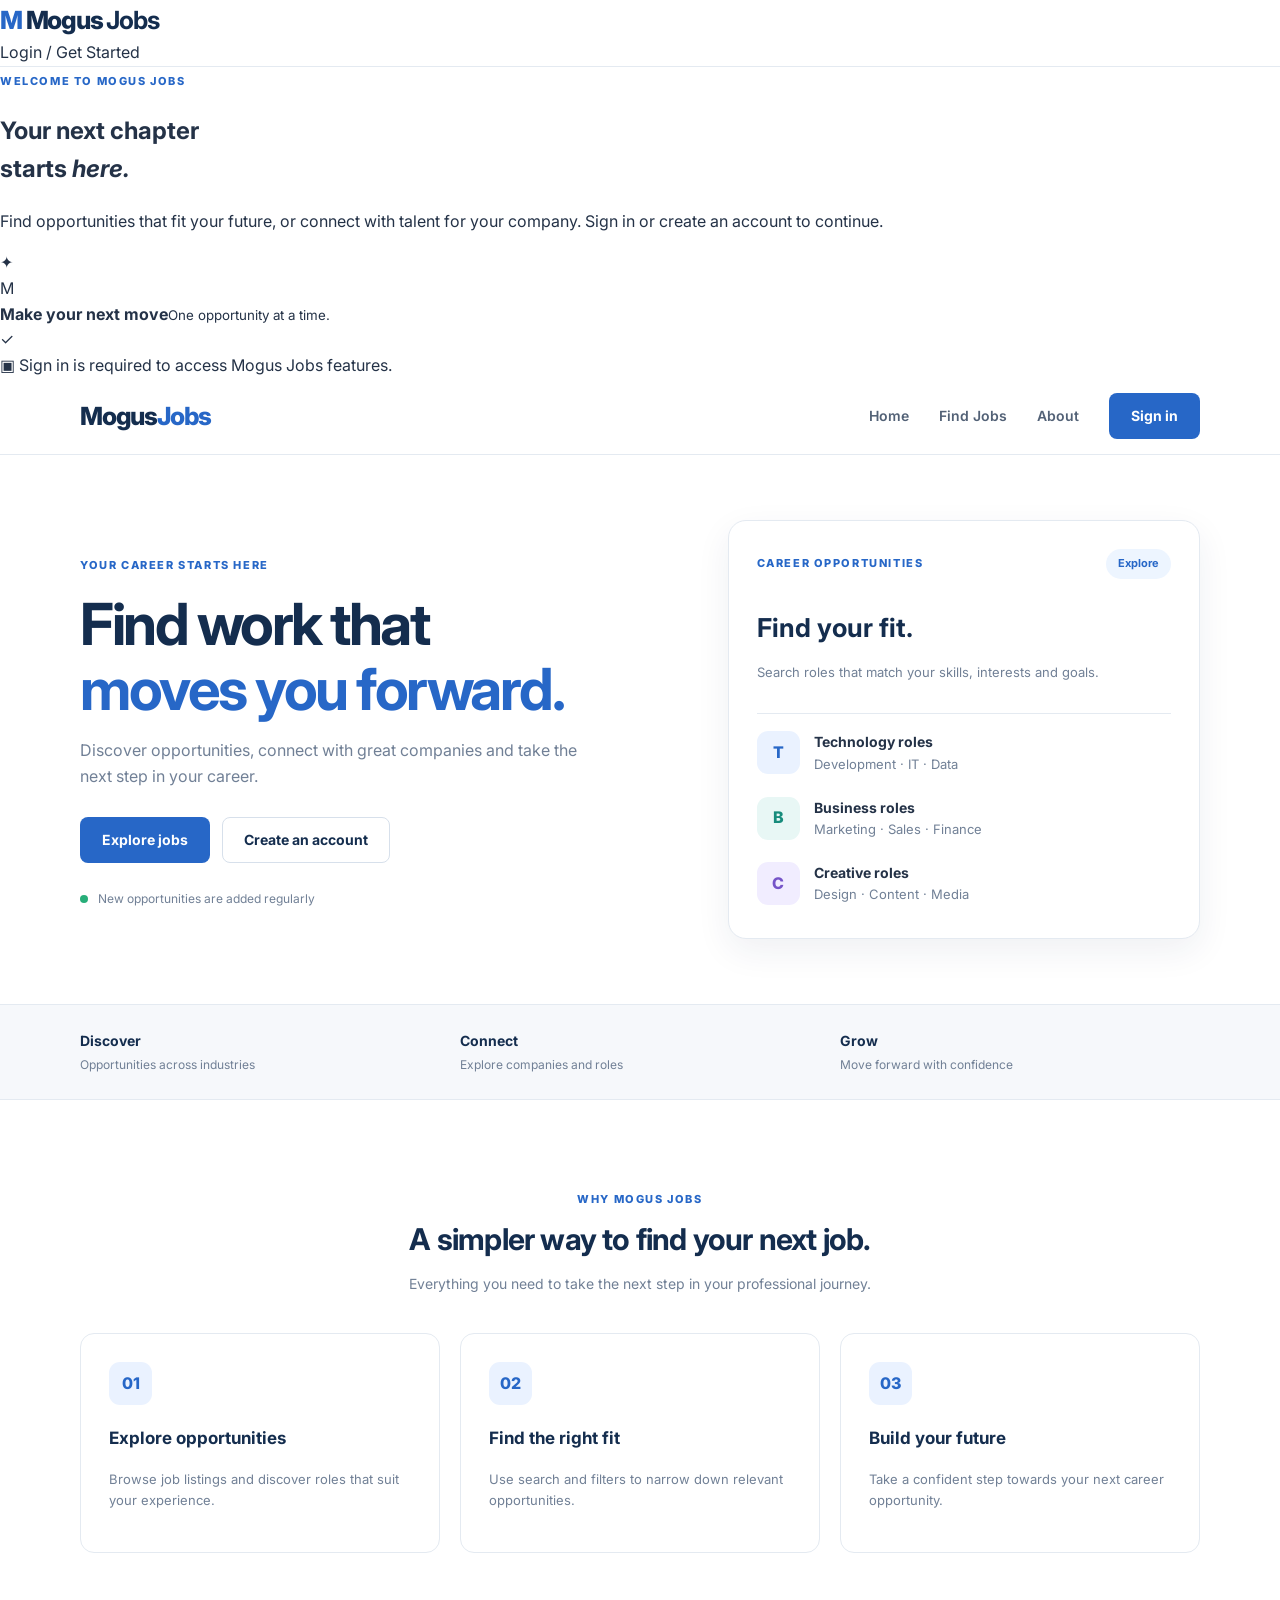
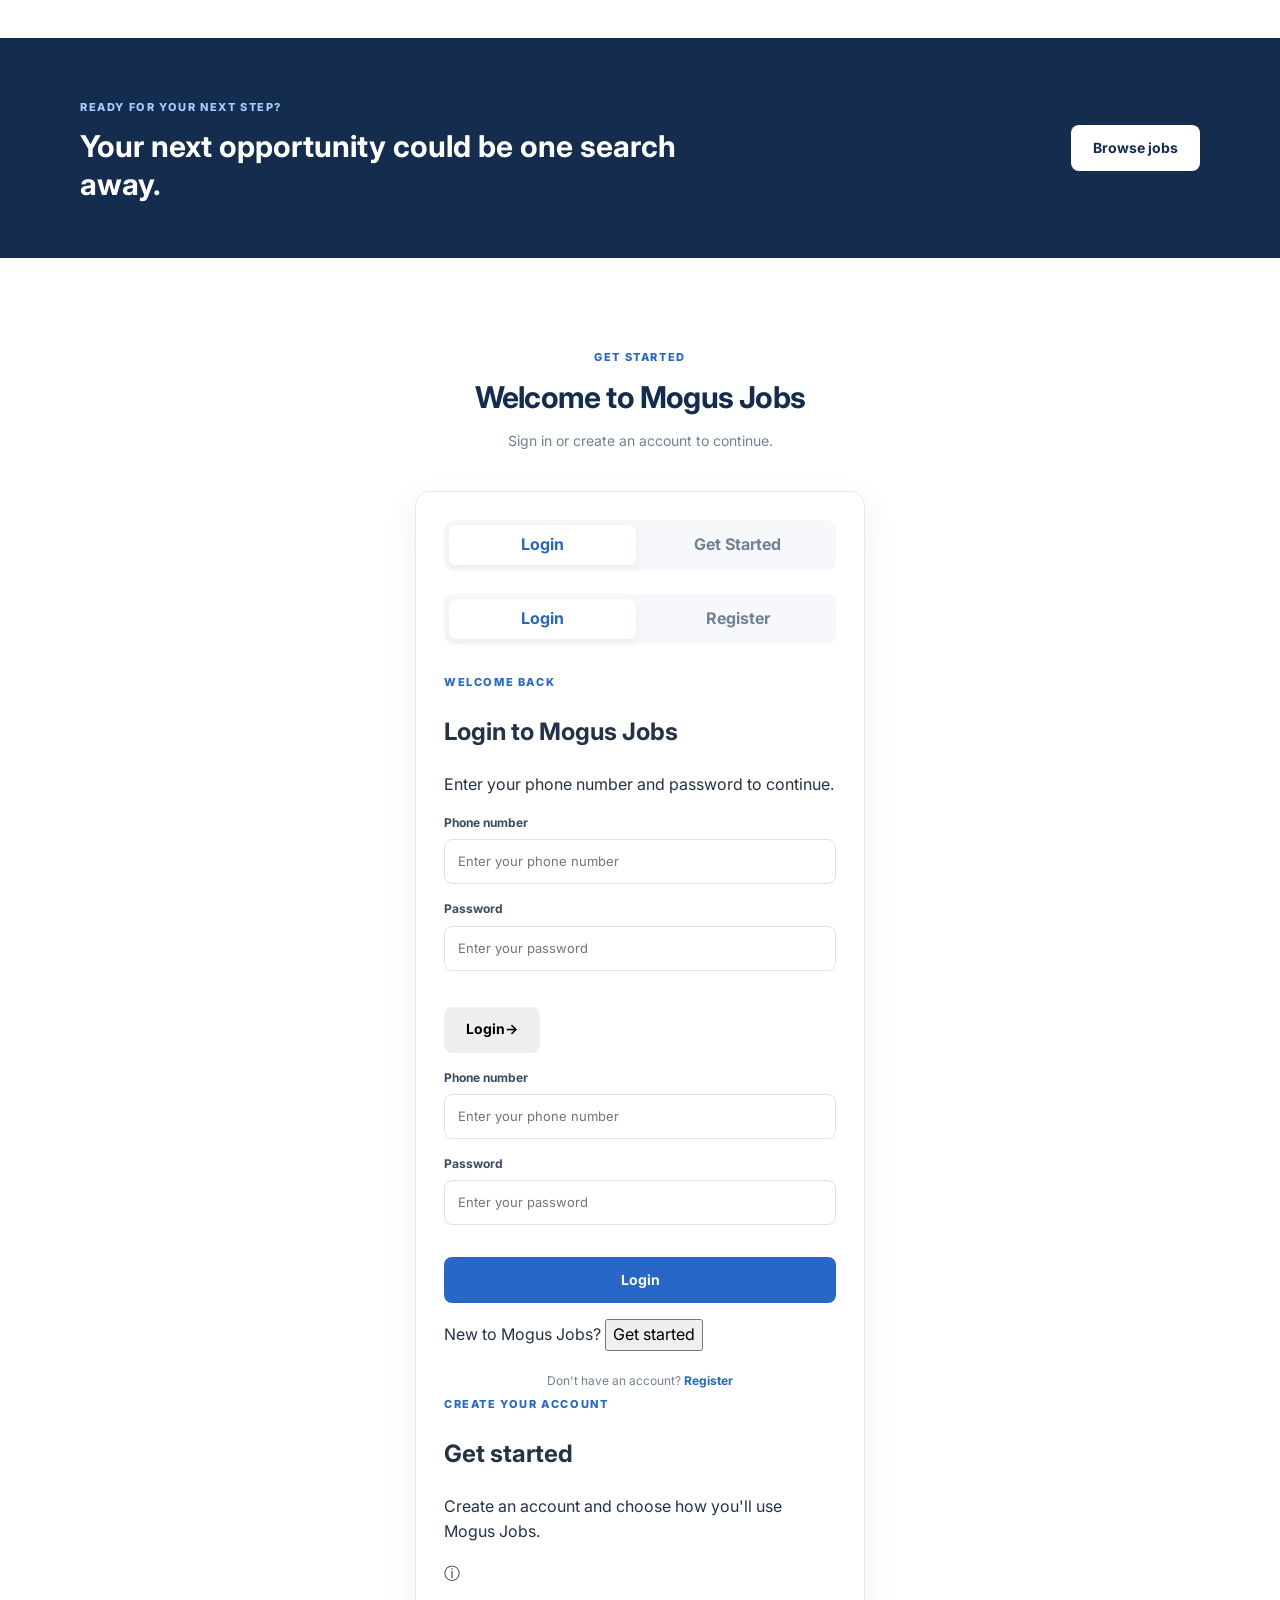
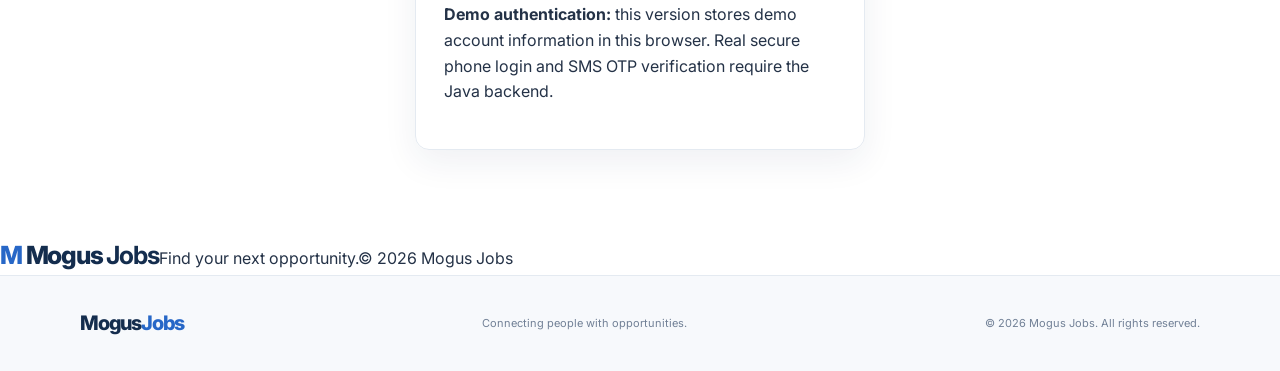
<file: index.html>
<!doctype html>
<!DOCTYPE html>
<html lang="en">
<head>
  <meta charset="utf-8"><meta name="viewport" content="width=device-width, initial-scale=1">
  <title>Mogus Jobs | Login or Get Started</title><link rel="stylesheet" href="css/styles.css">
  <meta charset="UTF-8">
  <meta name="viewport" content="width=device-width, initial-scale=1.0">
  <title>Mogus Jobs | Find Your Next Opportunity</title>
  <link rel="stylesheet" href="css/styles.css">
  <link rel="preconnect" href="https://fonts.googleapis.com">
  <link href="https://fonts.googleapis.com/css2?family=Inter:wght@400;500;600;700;800&display=swap" rel="stylesheet">
</head>
<body>
<header class="site-header"><a class="brand" href="index.html"><span class="brand-mark">M</span> Mogus <b>Jobs</b></a><nav><a class="active" href="index.html">Login / Get Started</a></nav></header>
<main class="login-main">
  <section class="login-intro">
    <span class="eyebrow"><span class="dot"></span> WELCOME TO MOGUS JOBS</span>
    <h1>Your next chapter<br>starts <em>here.</em></h1>
    <p>Find opportunities that fit your future, or connect with talent for your company. Sign in or create an account to continue.</p>
    <div class="login-illustration"><div class="login-orbit"></div><div class="login-star">✦</div><div class="login-mini-card"><span class="login-mini-icon">M</span><div><b>Make your next move</b><small>One opportunity at a time.</small></div><span class="login-check">✓</span></div></div>
    <div class="secure-note"><span>▣</span> Sign in is required to access Mogus Jobs features.</div>
<header class="site-header">
  <nav class="navbar container">
    <a class="brand" href="index.html">Mogus<span>Jobs</span></a>
    <div class="nav-links">
      <a href="index.html">Home</a>
      <a href="jobs.html">Find Jobs</a>
      <a href="#about">About</a>
      <a class="btn btn-primary" href="#account">Sign in</a>
    </div>
  </nav>
</header>
<main>
  <section class="hero container">
    <div class="hero-content">
      <span class="eyebrow">YOUR CAREER STARTS HERE</span>
      <h1>Find work that<br><span>moves you forward.</span></h1>
      <p>Discover opportunities, connect with great companies and take the next step in your career.</p>
      <div class="hero-actions">
        <a href="jobs.html" class="btn btn-primary">Explore jobs</a>
        <a href="#account" class="btn btn-outline">Create an account</a>
      </div>
      <div class="hero-note">
        <span class="note-dot"></span>
        New opportunities are added regularly
      </div>
    </div>
    <div class="hero-panel">
      <div class="hero-panel-top">
        <span class="eyebrow">CAREER OPPORTUNITIES</span>
        <span class="status-pill">Explore</span>
      </div>
      <div class="hero-stat">
        <strong>Find your fit.</strong>
        <p>Search roles that match your skills, interests and goals.</p>
      </div>
      <div class="mini-job">
        <div class="company-mark">T</div>
        <div><strong>Technology roles</strong><small>Development · IT · Data</small></div>
      </div>
      <div class="mini-job">
        <div class="company-mark mark-blue">B</div>
        <div><strong>Business roles</strong><small>Marketing · Sales · Finance</small></div>
      </div>
      <div class="mini-job">
        <div class="company-mark mark-purple">C</div>
        <div><strong>Creative roles</strong><small>Design · Content · Media</small></div>
      </div>
    </div>
  </section>
  <section class="auth-section">
  <section class="trust-strip">
    <div class="container trust-inner">
      <div><strong>Discover</strong><span>Opportunities across industries</span></div>
      <div><strong>Connect</strong><span>Explore companies and roles</span></div>
      <div><strong>Grow</strong><span>Move forward with confidence</span></div>
    </div>
  </section>
  <section class="section container" id="about">
    <div class="section-heading">
      <span class="eyebrow">WHY MOGUS JOBS</span>
      <h2>A simpler way to find your next job.</h2>
      <p>Everything you need to take the next step in your professional journey.</p>
    </div>
    <div class="feature-grid">
      <article class="feature-card">
        <div class="feature-icon">01</div>
        <h3>Explore opportunities</h3>
        <p>Browse job listings and discover roles that suit your experience.</p>
      </article>
      <article class="feature-card">
        <div class="feature-icon">02</div>
        <h3>Find the right fit</h3>
        <p>Use search and filters to narrow down relevant opportunities.</p>
      </article>
      <article class="feature-card">
        <div class="feature-icon">03</div>
        <h3>Build your future</h3>
        <p>Take a confident step towards your next career opportunity.</p>
      </article>
    </div>
  </section>
  <section class="cta-section">
    <div class="container cta-inner">
      <div>
        <span class="eyebrow">READY FOR YOUR NEXT STEP?</span>
        <h2>Your next opportunity could be one search away.</h2>
      </div>
      <a href="jobs.html" class="btn btn-light">Browse jobs</a>
    </div>
  </section>
  <section class="section container account-section" id="account">
    <div class="section-heading">
      <span class="eyebrow">GET STARTED</span>
      <h2>Welcome to Mogus Jobs</h2>
      <p>Sign in or create an account to continue.</p>
    </div>
    <div class="auth-card">
      <div class="auth-tabs" role="tablist"><button type="button" class="auth-tab active" id="tab-login">Login</button><button type="button" class="auth-tab" id="tab-register">Get Started</button></div>
      <div class="auth-tabs">
        <button type="button" id="tab-login" class="auth-tab active">Login</button>
        <button type="button" id="tab-register" class="auth-tab">Register</button>
      </div>
      <div id="auth-login-panel">
        <span class="eyebrow">WELCOME BACK</span><h2>Login to Mogus Jobs</h2><p class="auth-subtitle">Enter your phone number and password to continue.</p>
        <form id="login-form">
          <div class="field"><label for="login-phone">Phone number</label><input id="login-phone" type="tel" inputmode="tel" autocomplete="tel" placeholder="Enter your phone number" required></div>
          <div class="field"><label for="login-password">Password</label><input id="login-password" type="password" autocomplete="current-password" placeholder="Enter your password" required></div>
          <p class="auth-error" id="login-error" aria-live="polite"></p>
          <button class="btn auth-submit" type="submit">Login <span>→</span></button>
          <label for="login-phone">Phone number</label>
          <input id="login-phone" type="tel" placeholder="Enter your phone number" required>
          <label for="login-password">Password</label>
          <input id="login-password" type="password" placeholder="Enter your password" required>
          <p id="login-error" class="form-message"></p>
          <button class="btn btn-primary btn-full" type="submit">Login</button>
        </form>
        <p class="auth-switch-copy">New to Mogus Jobs? <button type="button" class="inline-link" id="switch-register">Get started</button></p>
        <p class="auth-switch">Don't have an account? <button type="button" id="switch-register">Register</button></p>
      </div>
      <div id="auth-register-panel" class="hidden">
        <span class="eyebrow">CREATE YOUR ACCOUNT</span><h2>Get started</h2><p class="auth-subtitle">Create an account and choose how you'll use Mogus Jobs.</p>
      <div id="auth-register-panel" hidden>
        <form id="register-form">
          <div class="field"><label for="register-name">Full name</label><input id="register-name" autocomplete="name" placeholder="Your full name" required></div>
          <div class="field"><label for="register-phone">Phone number</label><input id="register-phone" type="tel" inputmode="tel" autocomplete="tel" placeholder="Enter your phone number" required></div>
          <div class="field"><label for="register-password">Create password</label><input id="register-password" type="password" autocomplete="new-password" minlength="6" placeholder="At least 6 characters" required></div>
          <div class="field"><label for="register-role">I am joining as</label><select id="register-role" required><option value="">Choose account type</option><option value="applicant">Applicant / Job seeker</option><option value="recruiter">Recruiter / Company owner</option></select></div>
          <p class="auth-error" id="register-error" aria-live="polite"></p>
          <button class="btn auth-submit" type="submit">Create account <span>→</span></button>
          <label for="register-name">Full name</label>
          <input id="register-name" type="text" placeholder="Your name" required>
          <label for="register-phone">Phone number</label>
          <input id="register-phone" type="tel" placeholder="Your phone number" required>
          <label for="register-password">Password</label>
          <input id="register-password" type="password" placeholder="Create a password" required>
          <label for="register-role">Account type</label>
          <select id="register-role" required>
            <option value="jobseeker">Job seeker</option>
            <option value="recruiter">Recruiter</option>
          </select>
          <p id="register-error" class="form-message"></p>
          <button class="btn btn-primary btn-full" type="submit">Create account</button>
        </form>
        <p class="auth-switch-copy">Already have an account? <button type="button" class="inline-link" id="switch-login">Login</button></p>
        <p class="auth-switch">Already registered? <button type="button" id="switch-login">Login</button></p>
      </div>
      <div class="auth-demo-note"><span>ⓘ</span><p><b>Demo authentication:</b> this version stores demo account information in this browser. Real secure phone login and SMS OTP verification require the Java backend.</p></div>
    </div>
  </section>
</main>
<footer><a class="brand footer-brand" href="index.html"><span class="brand-mark">M</span> Mogus <b>Jobs</b></a><span>Find your next opportunity.</span><span>© 2026 Mogus Jobs</span></footer>
<script src="js/app.js"></script></body></html>
<footer class="site-footer">
  <div class="container footer-inner">
    <a class="brand brand-footer" href="index.html">Mogus<span>Jobs</span></a>
    <p>Connecting people with opportunities.</p>
    <small>© 2026 Mogus Jobs. All rights reserved.</small>
  </div>
</footer>
<script src="js/app.js"></script>
</body>
</html>
</file>
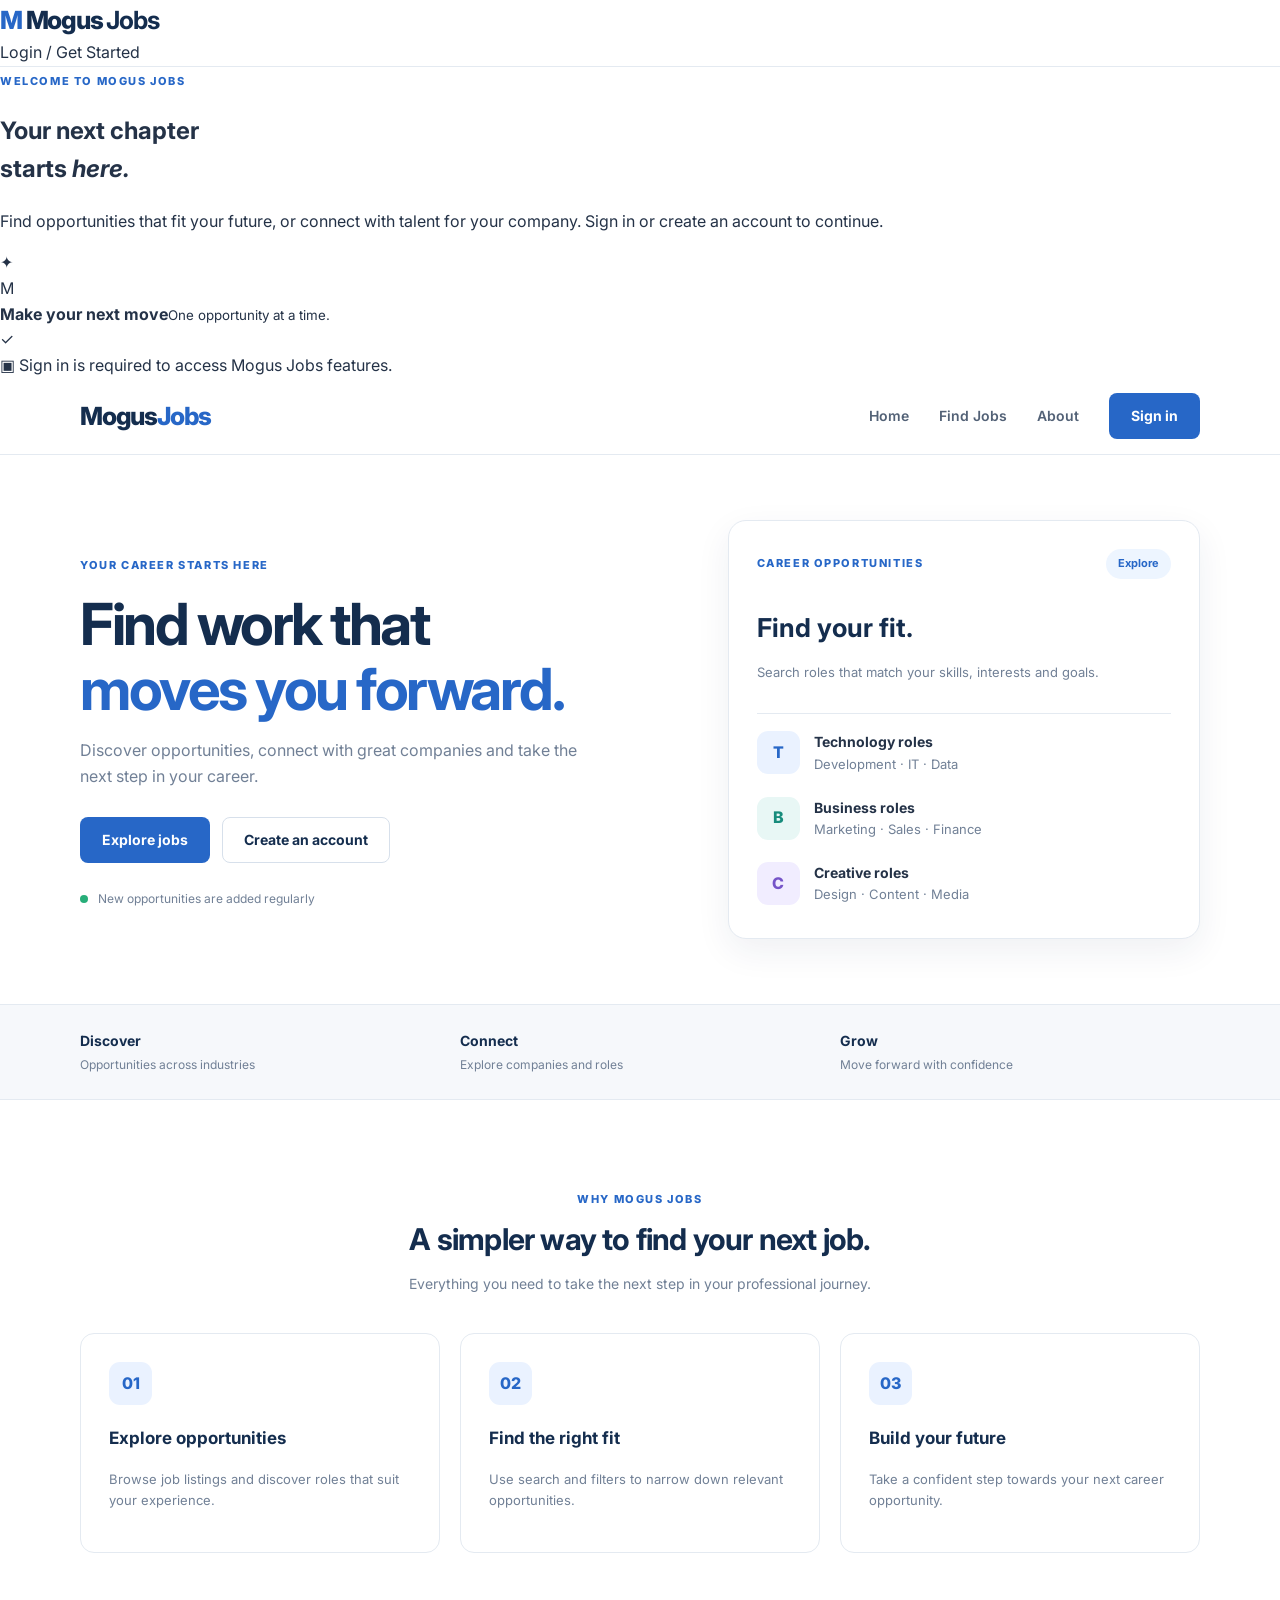
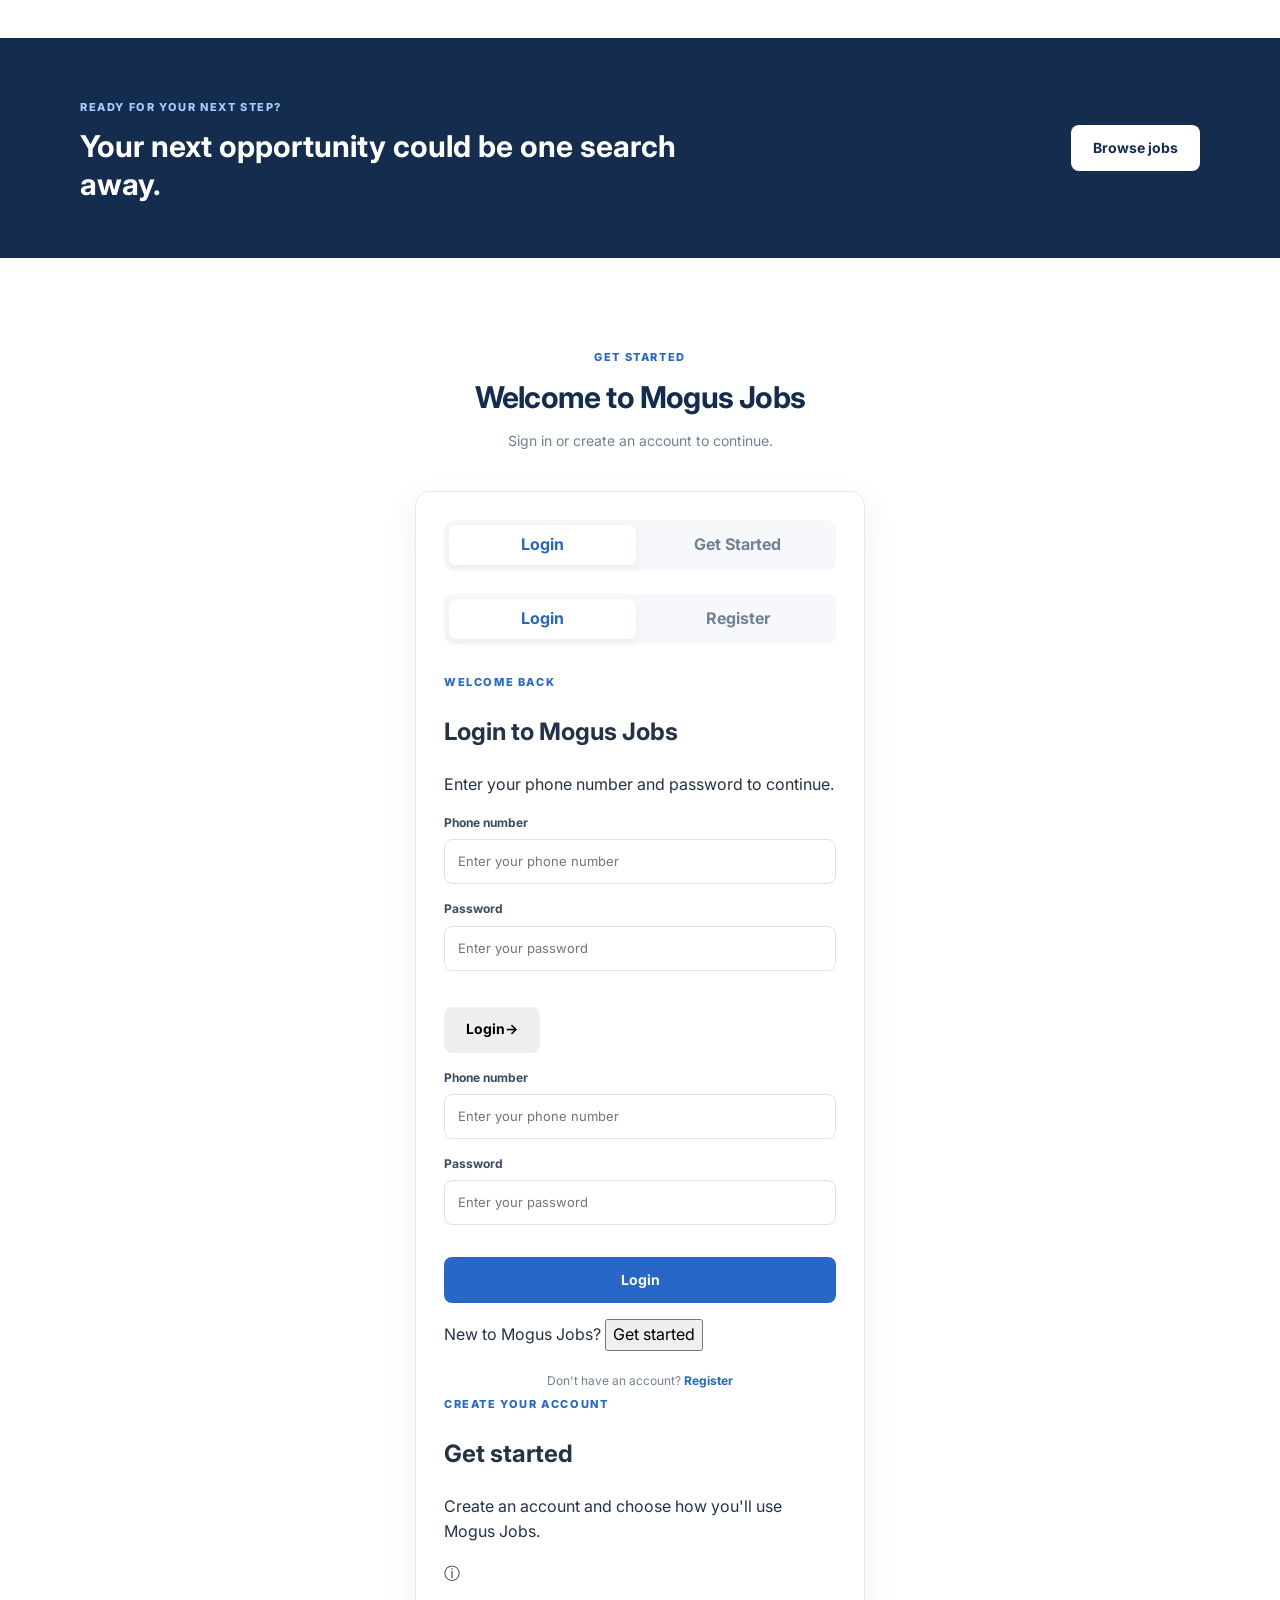
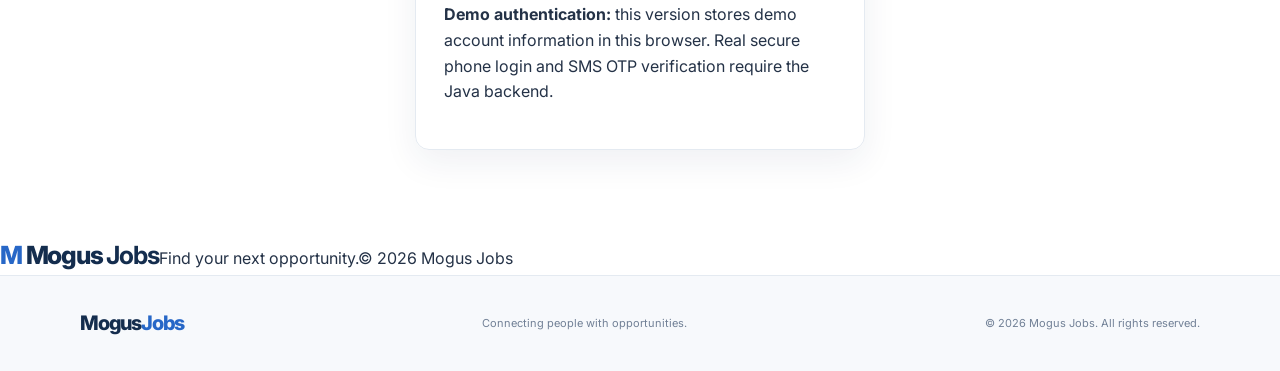
<file: jobs.html>
<!doctype html>
<html lang="en"><head><meta charset="utf-8"><meta name="viewport" content="width=device-width, initial-scale=1"><title>Find Jobs | Mogus Jobs</title><link rel="stylesheet" href="css/styles.css"></head>
<body><header class="site-header"><a class="brand" href="index.html"><span class="brand-mark">M</span> Mogus <b>Jobs</b></a><nav><a href="index.html">Home</a><a class="active" href="jobs.html">Find Jobs</a><a href="recruiter.html">Recruiter</a></nav><a class="btn btn-small" href="recruiter.html">Post a job <span>→</span></a></header>
<main class="page-main"><div class="page-heading"><span class="eyebrow">OPPORTUNITIES AHEAD</span><h1>Find your next <em>job.</em></h1><p>Search for a role, explore companies, and find an opportunity that suits you.</p></div>
<section class="search-panel"><div class="search-field"><label for="job-query">Job title or keyword</label><input id="job-query" placeholder="e.g. Java Developer"></div><div class="search-field"><label for="job-location">Location</label><input id="job-location" placeholder="e.g. Hyderabad or Remote"></div><button class="btn" id="search-btn">Search jobs <span>⌕</span></button></section>
<div class="job-layout"><aside class="filters"><div class="filter-head"><h3>Filters</h3><button class="text-btn" id="clear-filters">Clear all</button></div><label class="filter-label" for="type-filter">Job type</label><select id="type-filter"><option value="">All job types</option><option>Full-time</option><option>Part-time</option><option>Contract</option><option>Internship</option></select><label class="filter-label" for="work-filter">Work mode</label><select id="work-filter"><option value="">Any work mode</option><option>On-site</option><option>Hybrid</option><option>Remote</option></select><label class="filter-label" for="experience-filter">Experience</label><select id="experience-filter"><option value="">Any experience</option><option>Fresher</option><option>1–3 years</option><option>3–5 years</option><option>5+ years</option></select><div class="filter-tip"><span>✦</span><b>Tip</b><p>Try a job title or location to narrow down your search.</p></div></aside>
<section class="results"><div class="results-head"><div><h2>Available jobs</h2><p id="results-count">No jobs posted yet</p></div><span class="sort-label">Newest first</span></div><div id="job-results" class="job-results"><div class="empty-state"><span class="empty-icon">⌕</span><h3>No jobs posted yet</h3><p>New opportunities will appear here when a recruiter publishes a job.</p><a class="btn btn-light" href="recruiter.html">Go to recruiter page</a></div></div></section></div></main>
<footer><a class="brand footer-brand" href="index.html"><span class="brand-mark">M</span> Mogus <b>Jobs</b></a><span>Find your next opportunity.</span><span>© 2026 Mogus Jobs</span></footer><script src="js/app.js"></script></body></html>

<!DOCTYPE html>
<html lang="en">
<head>
  <meta charset="UTF-8">
  <meta name="viewport" content="width=device-width, initial-scale=1.0">
  <title>Find Jobs | Mogus Jobs</title>
  <link rel="stylesheet" href="css/styles.css">
  <link href="https://fonts.googleapis.com/css2?family=Inter:wght@400;500;600;700;800&display=swap" rel="stylesheet">
</head>
<body>
<header class="site-header">
  <nav class="navbar container">
    <a class="brand" href="index.html">Mogus<span>Jobs</span></a>
    <div class="nav-links">
      <a href="index.html">Home</a>
      <a class="active" href="jobs.html">Find Jobs</a>
      <a href="recruiter.html">Recruiter</a>
    </div>
  </nav>
</header>

<main>
  <section class="page-hero">
    <div class="container">
      <span class="eyebrow">FIND YOUR NEXT OPPORTUNITY</span>
      <h1>Discover jobs that fit your future.</h1>
      <p>Search opportunities and find a role that matches your goals.</p>
    </div>
  </section>

  <section class="container jobs-layout">
    <aside class="filter-panel">
      <h3>Refine your search</h3>
      <label for="job-query">Job title or keyword</label>
      <input id="job-query" type="search" placeholder="e.g. Java Developer">

      <label for="job-location">Location</label>
      <input id="job-location" type="text" placeholder="e.g. Hyderabad">

      <label for="type-filter">Job type</label>
      <select id="type-filter">
        <option value="">All job types</option>
        <option value="Full-time">Full-time</option>
        <option value="Part-time">Part-time</option>
        <option value="Contract">Contract</option>
        <option value="Internship">Internship</option>
      </select>

      <label for="work-filter">Work arrangement</label>
      <select id="work-filter">
        <option value="">All arrangements</option>
        <option value="On-site">On-site</option>
        <option value="Remote">Remote</option>
        <option value="Hybrid">Hybrid</option>
      </select>

      <label for="experience-filter">Experience</label>
      <select id="experience-filter">
        <option value="">Any experience</option>
        <option value="Fresher">Fresher</option>
        <option value="0-2 years">0–2 years</option>
        <option value="2-5 years">2–5 years</option>
        <option value="5+ years">5+ years</option>
      </select>

      <button id="search-btn" class="btn btn-primary btn-full" type="button">Search jobs</button>
      <button id="clear-filters" class="btn btn-outline btn-full" type="button">Clear filters</button>
    </aside>

    <section class="results-panel">
      <div class="results-heading">
        <div>
          <span class="eyebrow">JOB OPPORTUNITIES</span>
          <h2>Available positions</h2>
        </div>
        <span id="results-count" class="results-count">Jobs</span>
      </div>
      <div id="job-results" class="job-results">
        <div class="empty-state">
          <h3>Loading opportunities...</h3>
          <p>Job listings will appear here.</p>
        </div>
      </div>
    </section>
  </section>
</main>

<footer class="site-footer">
  <div class="container footer-inner">
    <a class="brand brand-footer" href="index.html">Mogus<span>Jobs</span></a>
    <p>Connecting people with opportunities.</p>
    <small>© 2026 Mogus Jobs. All rights reserved.</small>
  </div>
</footer>
<script src="js/app.js"></script>
</body>
</html>
</file>
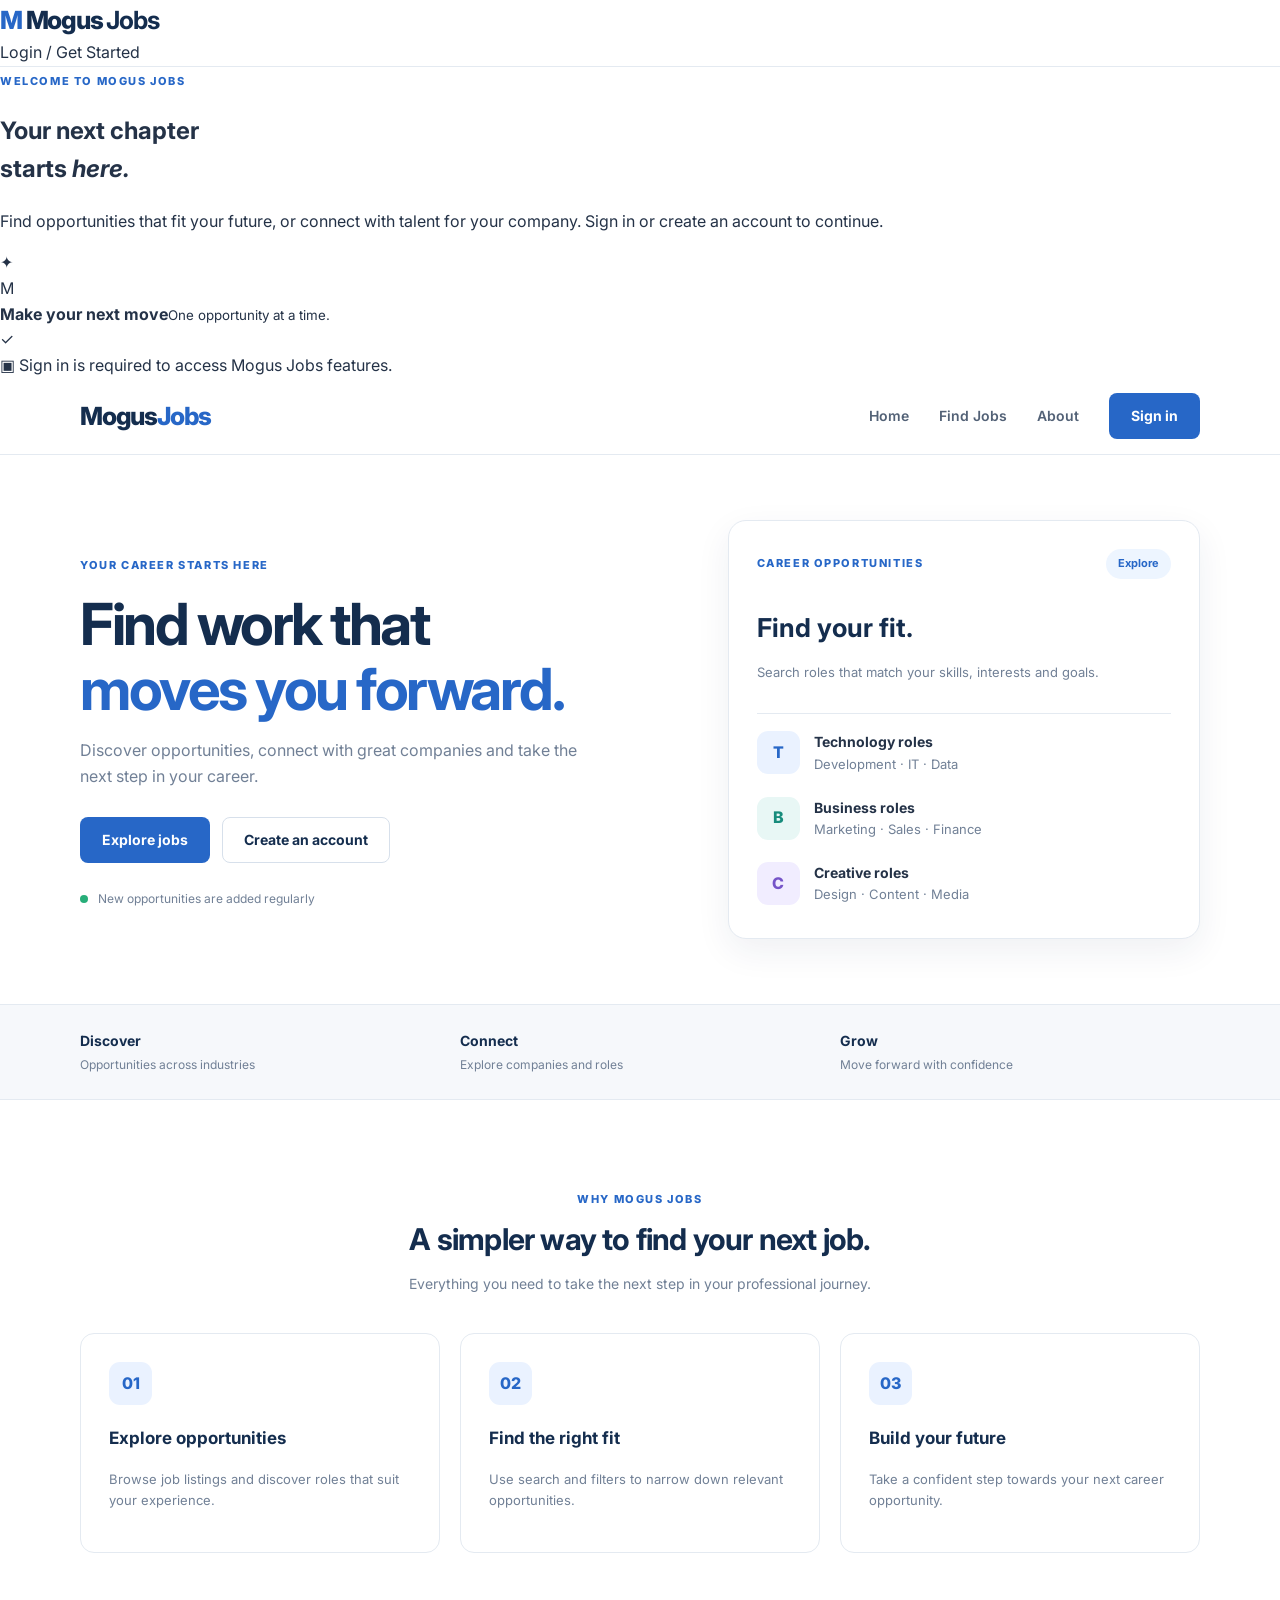
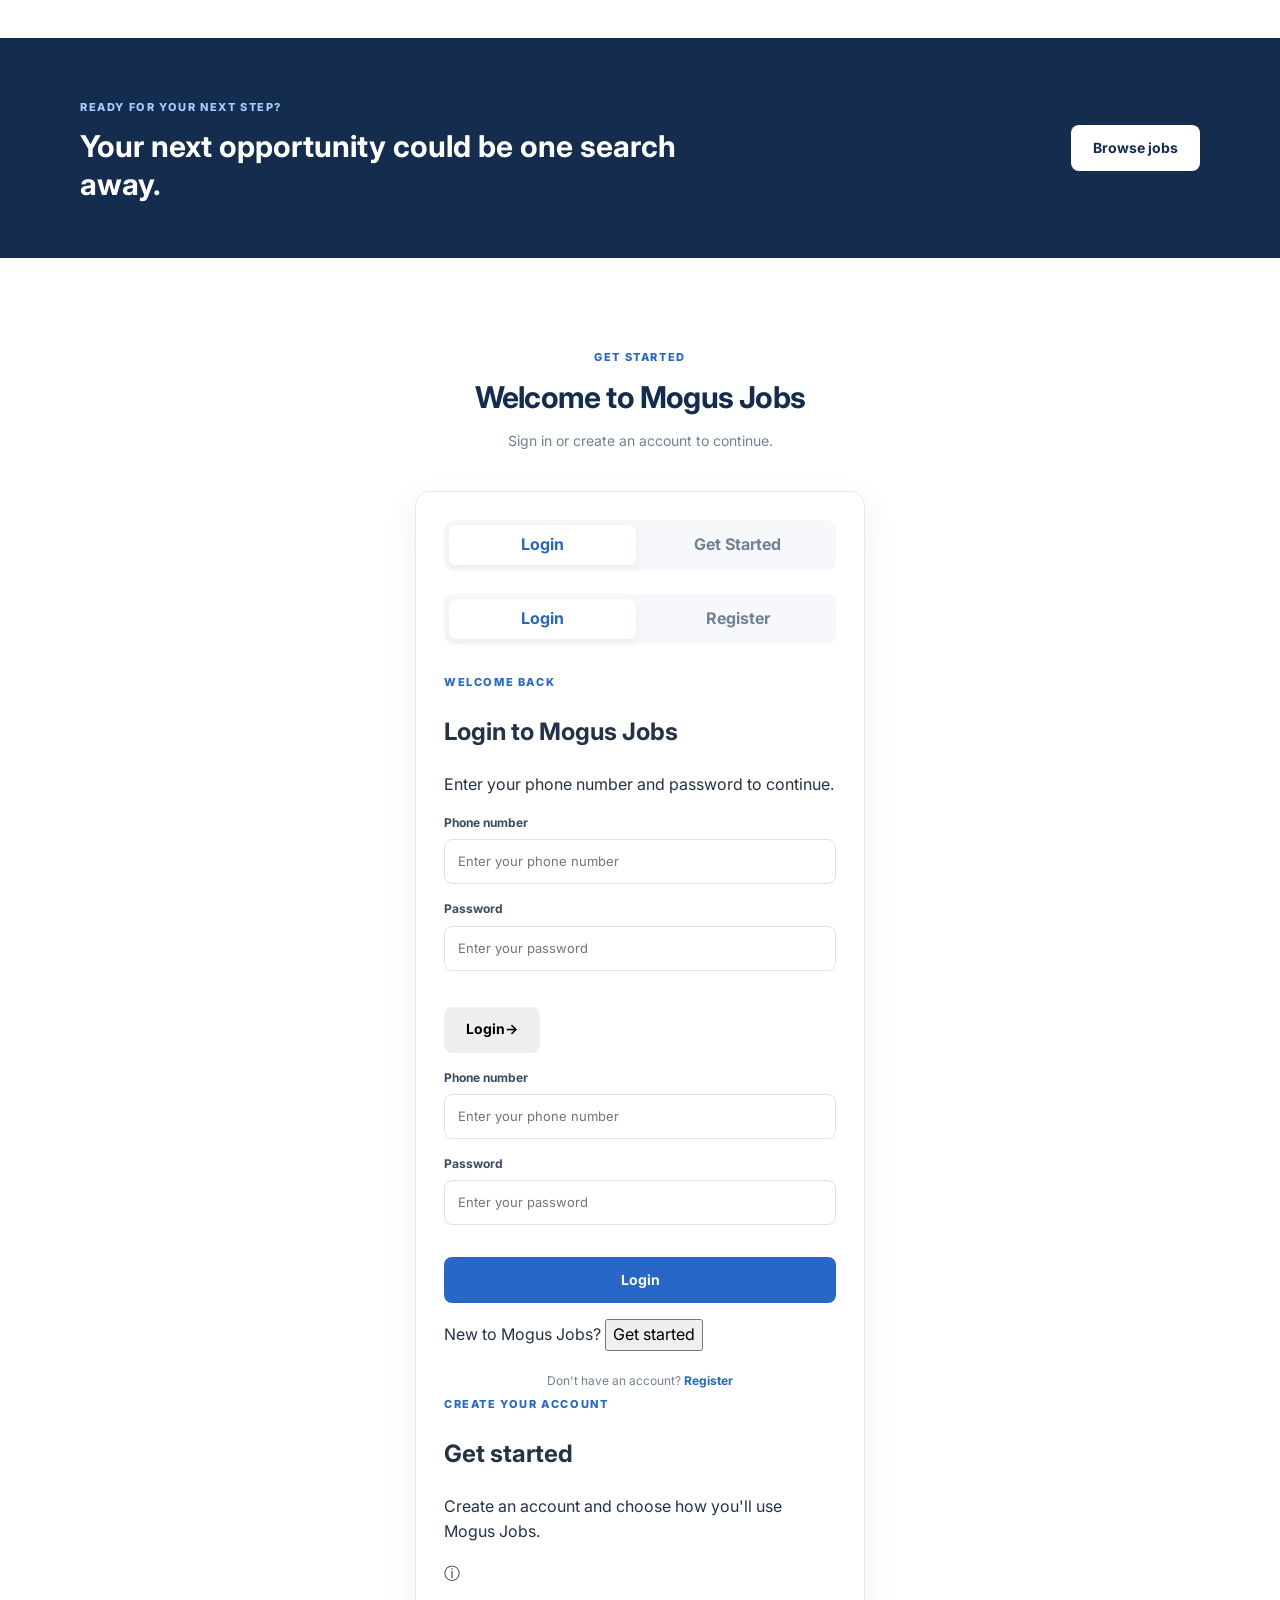
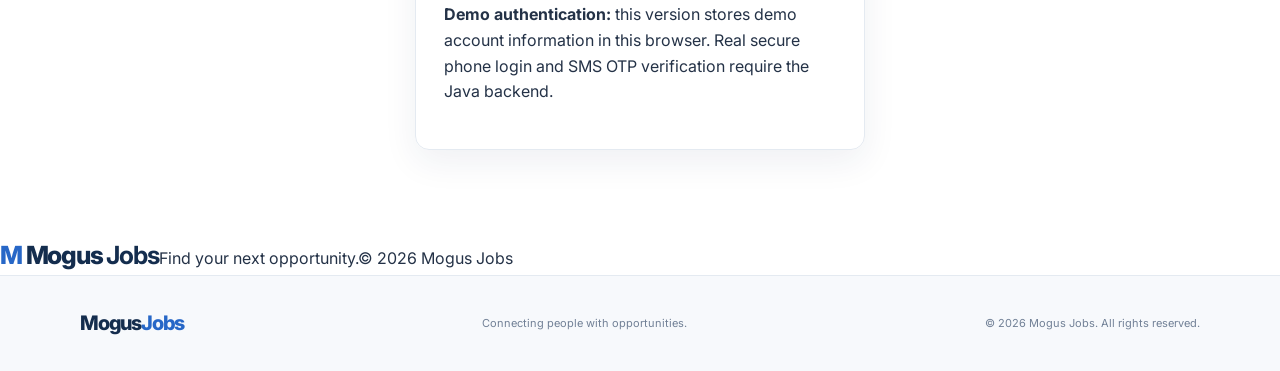
<file: recruiter.html>
<!doctype html>
<html lang="en"><head><meta charset="utf-8"><meta name="viewport" content="width=device-width, initial-scale=1"><title>Recruiter Workspace | Mogus Jobs</title><link rel="stylesheet" href="css/styles.css"></head>
<body><header class="site-header"><a class="brand" href="index.html"><span class="brand-mark">M</span> Mogus <b>Jobs</b></a><nav><a href="index.html">Home</a><a href="jobs.html">Find Jobs</a><a class="active" href="recruiter.html">Recruiter</a></nav><a class="btn btn-small" href="#posting-form">+ Post a job</a></header>
<main class="page-main recruiter-main"><div class="page-heading"><span class="eyebrow">RECRUITER WORKSPACE</span><h1>Find your next <em>great hire.</em></h1><p>Create job listings and manage the roles you’ve posted from one place.</p></div>
<div class="workspace-grid"><section class="form-card" id="posting-form"><div class="card-heading"><span class="section-icon">＋</span><div><h2 id="form-title">Post a new job</h2><p>Fields marked * are required.</p></div></div><form id="job-form"><input type="hidden" id="edit-id"><div class="form-grid"><div class="field full"><label for="title">Job title *</label><input id="title" required placeholder="e.g. Java Backend Developer"></div><div class="field"><label for="company">Company name *</label><input id="company" required placeholder="Your company"></div><div class="field"><label for="location">Location *</label><input id="location" required placeholder="e.g. Hyderabad / Remote"></div><div class="field"><label for="type">Job type *</label><select id="type" required><option value="">Choose job type</option><option>Full-time</option><option>Part-time</option><option>Contract</option><option>Internship</option></select></div><div class="field"><label for="work">Work mode *</label><select id="work" required><option value="">Choose work mode</option><option>On-site</option><option>Hybrid</option><option>Remote</option></select></div><div class="field"><label for="experience">Experience</label><select id="experience"><option value="">Not specified</option><option>Fresher</option><option>1–3 years</option><option>3–5 years</option><option>5+ years</option></select></div><div class="field"><label for="salary">Salary range</label><input id="salary" placeholder="e.g. ₹6–10 LPA"></div><div class="field full"><label for="description">Job description *</label><textarea id="description" required rows="4" placeholder="Describe the role, responsibilities, and skills..."></textarea></div></div><div class="form-actions"><button class="btn" type="submit" id="publish-btn">Publish job <span>→</span></button><button class="btn btn-light hidden" type="button" id="cancel-edit">Cancel edit</button></div><p class="form-message" id="form-message" aria-live="polite"></p></form></section>
<aside class="manage-card"><div class="card-heading"><span class="section-icon">▤</span><div><h2>Your posting history</h2><p>Manage jobs saved in this browser.</p></div></div><div class="stats-row"><div><strong id="total-jobs">0</strong><span>Total listings</span></div><div><strong id="active-jobs">0</strong><span>Published</span></div></div><div id="posting-list" class="posting-list"><div class="small-empty"><span>▤</span><b>No postings yet</b><p>Your jobs will appear here after you publish them.</p></div></div><div class="data-actions"><button class="btn btn-light btn-small" id="export-json">Export JSON backup</button><label class="btn btn-light btn-small import-label" for="import-json">Import backup</label><input class="hidden" type="file" id="import-json" accept=".json,application/json"></div><p class="storage-note">Note: listings are currently stored in this browser only. They are not yet shared across users.</p></aside></div></main>
<footer><a class="brand footer-brand" href="index.html"><span class="brand-mark">M</span> Mogus <b>Jobs</b></a><span>Find your next opportunity.</span><span>© 2026 Mogus Jobs</span></footer><script src="js/app.js"></script></body></html>
<!DOCTYPE html>
<html lang="en">
<head>
  <meta charset="UTF-8">
  <meta name="viewport" content="width=device-width, initial-scale=1.0">
  <title>Recruiter Dashboard | Mogus Jobs</title>
  <link rel="stylesheet" href="css/styles.css">
  <link href="https://fonts.googleapis.com/css2?family=Inter:wght@400;500;600;700;800&display=swap" rel="stylesheet">
</head>
<body>
<header class="site-header">
  <nav class="navbar container">
    <a class="brand" href="index.html">Mogus<span>Jobs</span></a>
    <div class="nav-links">
      <a href="index.html">Home</a>
      <a href="jobs.html">Find Jobs</a>
      <a class="active" href="recruiter.html">Recruiter</a>
    </div>
  </nav>
</header>
<main>
  <section class="page-hero">
    <div class="container">
      <span class="eyebrow">RECRUITER WORKSPACE</span>
      <h1>Find the people who move your business forward.</h1>
      <p>Create and manage your job listings from one place.</p>
    </div>
  </section>
  <section class="container dashboard-section">
    <div class="dashboard-heading">
      <div>
        <span class="eyebrow">OVERVIEW</span>
        <h2>Your hiring dashboard</h2>
      </div>
      <span class="status-pill">Recruiter workspace</span>
    </div>
    <div class="stats-grid">
      <article class="stat-card">
        <span>Total job listings</span>
        <strong id="total-jobs">0</strong>
      </article>
      <article class="stat-card">
        <span>Active listings</span>
        <strong id="active-jobs">0</strong>
      </article>
    </div>
    <div class="dashboard-grid">
      <section class="form-panel" id="posting-form">
        <div class="panel-heading">
          <span class="eyebrow">CREATE AN OPPORTUNITY</span>
          <h2 id="form-title">Post a new job</h2>
          <p>Enter the details below to publish a job listing.</p>
        </div>
        <form id="job-form">
          <input type="hidden" id="edit-id">
          <label for="title">Job title</label>
          <input id="title" name="title" type="text" placeholder="e.g. Frontend Developer" required>
          <label for="company">Company name</label>
          <input id="company" name="company" type="text" placeholder="Your company" required>
          <label for="location">Location</label>
          <input id="location" name="location" type="text" placeholder="e.g. Hyderabad" required>
          <div class="form-two-columns">
            <div>
              <label for="type">Job type</label>
              <select id="type" name="type" required>
                <option value="Full-time">Full-time</option>
                <option value="Part-time">Part-time</option>
                <option value="Contract">Contract</option>
                <option value="Internship">Internship</option>
              </select>
            </div>
            <div>
              <label for="work">Work arrangement</label>
              <select id="work" name="work" required>
                <option value="On-site">On-site</option>
                <option value="Remote">Remote</option>
                <option value="Hybrid">Hybrid</option>
              </select>
            </div>
          </div>
          <label for="experience">Experience required</label>
          <select id="experience" name="experience" required>
            <option value="Fresher">Fresher</option>
            <option value="0-2 years">0–2 years</option>
            <option value="2-5 years">2–5 years</option>
            <option value="5+ years">5+ years</option>
          </select>
          <label for="salary">Salary</label>
          <input id="salary" name="salary" type="text" placeholder="e.g. ₹4–6 LPA">
          <label for="description">Job description</label>
          <textarea id="description" name="description" rows="5" placeholder="Describe the role and responsibilities..." required></textarea>
          <p id="form-message" class="form-message"></p>
          <div class="form-actions">
            <button id="publish-btn" class="btn btn-primary" type="submit">Publish job</button>
            <button id="cancel-edit" class="btn btn-outline" type="button" hidden>Cancel edit</button>
          </div>
        </form>
      </section>
      <section class="listings-panel">
        <div class="panel-heading">
          <span class="eyebrow">YOUR POSTS</span>
          <h2>Manage job listings</h2>
          <p>Edit or remove your published opportunities.</p>
        </div>
        <div id="posting-list" class="posting-list">
          <div class="empty-state">
            <h3>No listings yet</h3>
            <p>Your published jobs will appear here.</p>
          </div>
        </div>
        <div class="data-actions">
          <button id="export-json" class="btn btn-outline" type="button">Export listings</button>
          <label class="btn btn-outline file-label" for="import-json">Import listings</label>
          <input id="import-json" type="file" accept=".json,application/json" hidden>
        </div>
      </section>
    </div>
  </section>
</main>
<footer class="site-footer">
  <div class="container footer-inner">
    <a class="brand brand-footer" href="index.html">Mogus<span>Jobs</span></a>
    <p>Connecting people with opportunities.</p>
    <small>© 2026 Mogus Jobs. All rights reserved.</small>
  </div>
</footer>
<script src="js/app.js"></script>
</body>
</html>
</file>
<file: css/styles.css>
:root {
  --navy: #142d4e;
  --blue: #2767c7;
  --blue-dark: #1d52a1;
  --text: #243247;
  --muted: #718096;
  --border: #e4eaf1;
  --surface: #f6f8fb;
  --white: #ffffff;
  --radius: 14px;
  --shadow: 0 12px 35px rgba(25, 48, 78, .07);
}

* { box-sizing: border-box; }

html { scroll-behavior: smooth; }

body {
  margin: 0;
  font-family: "Inter", Arial, sans-serif;
  color: var(--text);
  background: var(--white);
  line-height: 1.6;
}

a { color: inherit; text-decoration: none; }

button, input, select, textarea { font: inherit; }

button { cursor: pointer; }

.container {
  width: min(1120px, calc(100% - 40px));
  margin-inline: auto;
}

.site-header {
  background: #fff;
  border-bottom: 1px solid var(--border);
  position: sticky;
  top: 0;
  z-index: 20;
}

.navbar {
  min-height: 76px;
  display: flex;
  align-items: center;
  justify-content: space-between;
  gap: 24px;
}

.brand {
  font-size: 25px;
  font-weight: 800;
  letter-spacing: -1.2px;
  color: var(--navy);
}

.brand span { color: var(--blue); }

.nav-links {
  display: flex;
  align-items: center;
  gap: 30px;
  font-size: 14px;
  font-weight: 600;
  color: #526176;
}

.nav-links a:not(.btn):hover,
.nav-links a.active { color: var(--blue); }

.btn {
  display: inline-flex;
  align-items: center;
  justify-content: center;
  min-height: 46px;
  padding: 0 21px;
  border: 1px solid transparent;
  border-radius: 8px;
  font-size: 14px;
  font-weight: 700;
  transition: .2s ease;
}

.btn-primary {
  color: #fff;
  background: var(--blue);
}

.btn-primary:hover {
  background: var(--blue-dark);
  transform: translateY(-1px);
}

.btn-outline {
  background: #fff;
  color: var(--navy);
  border-color: #d7e0eb;
}

.btn-outline:hover {
  border-color: var(--blue);
  color: var(--blue);
}

.btn-light {
  background: #fff;
  color: var(--navy);
}

.btn-full { width: 100%; }

.hero {
  min-height: 510px;
  display: grid;
  grid-template-columns: 1.1fr .9fr;
  align-items: center;
  gap: 70px;
  padding-top: 65px;
  padding-bottom: 65px;
}

.eyebrow {
  display: inline-block;
  color: var(--blue);
  font-size: 11px;
  font-weight: 800;
  letter-spacing: 1.6px;
}

.hero h1,
.page-hero h1 {
  margin: 16px 0;
  color: var(--navy);
  font-size: clamp(38px, 5vw, 58px);
  line-height: 1.12;
  letter-spacing: -2.5px;
}

.hero h1 span { color: var(--blue); }

.hero-content > p,
.page-hero p {
  max-width: 520px;
  color: var(--muted);
  font-size: 16px;
}

.hero-actions {
  display: flex;
  flex-wrap: wrap;
  gap: 12px;
  margin-top: 28px;
}

.hero-note {
  margin-top: 26px;
  color: var(--muted);
  font-size: 12px;
}

.note-dot {
  display: inline-block;
  width: 8px;
  height: 8px;
  margin-right: 7px;
  border-radius: 50%;
  background: #27ae79;
}

.hero-panel {
  padding: 28px;
  border: 1px solid var(--border);
  border-radius: 18px;
  background: #fff;
  box-shadow: var(--shadow);
}

.hero-panel-top {
  display: flex;
  justify-content: space-between;
  align-items: center;
}

.status-pill {
  display: inline-flex;
  align-items: center;
  padding: 6px 12px;
  border-radius: 30px;
  background: #edf5ff;
  color: var(--blue);
  font-size: 11px;
  font-weight: 700;
}

.hero-stat {
  padding: 28px 0 18px;
  border-bottom: 1px solid var(--border);
}

.hero-stat strong {
  display: block;
  color: var(--navy);
  font-size: 26px;
}

.hero-stat p,
.mini-job small {
  color: var(--muted);
  font-size: 13px;
}

.mini-job {
  display: flex;
  align-items: center;
  gap: 14px;
  padding: 17px 0 5px;
}

.mini-job strong { display: block; font-size: 14px; }
.mini-job small { display: block; }

.company-mark,
.feature-icon {
  display: grid;
  place-items: center;
  width: 43px;
  height: 43px;
  flex: 0 0 43px;
  border-radius: 11px;
  background: #eaf2ff;
  color: var(--blue);
  font-weight: 800;
}

.mark-blue { background: #e8f7f5; color: #178c7c; }
.mark-purple { background: #f1edff; color: #7554c8; }

.trust-strip {
  background: var(--surface);
  border-block: 1px solid var(--border);
}

.trust-inner {
  display: grid;
  grid-template-columns: repeat(3, 1fr);
  padding-block: 25px;
  gap: 20px;
}

.trust-inner div { display: grid; gap: 3px; }
.trust-inner strong { color: var(--navy); font-size: 14px; }
.trust-inner span { color: var(--muted); font-size: 12px; }

.section { padding-top: 85px; padding-bottom: 85px; }

.section-heading {
  max-width: 650px;
  margin: 0 auto 38px;
  text-align: center;
}

.section-heading h2,
.dashboard-heading h2,
.panel-heading h2 {
  margin: 10px 0;
  color: var(--navy);
  font-size: 30px;
  line-height: 1.25;
  letter-spacing: -.8px;
}

.section-heading p,
.panel-heading p {
  color: var(--muted);
  font-size: 14px;
}

.feature-grid {
  display: grid;
  grid-template-columns: repeat(3, 1fr);
  gap: 20px;
}

.feature-card {
  padding: 28px;
  border: 1px solid var(--border);
  border-radius: var(--radius);
  background: #fff;
  transition: .2s ease;
}

.feature-card:hover {
  transform: translateY(-4px);
  box-shadow: var(--shadow);
}

.feature-icon { margin-bottom: 20px; }

.feature-card h3 { color: var(--navy); font-size: 17px; }
.feature-card p { color: var(--muted); font-size: 13px; }

.cta-section {
  padding: 55px 0;
  background: var(--navy);
}

.cta-inner {
  display: flex;
  align-items: center;
  justify-content: space-between;
  gap: 30px;
}

.cta-inner .eyebrow { color: #a9c9ff; }
.cta-inner h2 {
  max-width: 650px;
  margin: 10px 0 0;
  color: #fff;
  font-size: 30px;
  line-height: 1.25;
}

.account-section { background: #fff; }

.auth-card {
  width: min(450px, 100%);
  margin: auto;
  padding: 28px;
  border: 1px solid var(--border);
  border-radius: var(--radius);
  box-shadow: var(--shadow);
}

.auth-tabs {
  display: grid;
  grid-template-columns: 1fr 1fr;
  gap: 8px;
  margin-bottom: 24px;
  padding: 5px;
  border-radius: 9px;
  background: var(--surface);
}

.auth-tab {
  min-height: 40px;
  border: 0;
  border-radius: 7px;
  background: transparent;
  color: var(--muted);
  font-weight: 700;
}

.auth-tab.active { background: #fff; color: var(--blue); box-shadow: 0 2px 8px #142d4e12; }

label {
  display: block;
  margin: 15px 0 7px;
  color: #394b61;
  font-size: 12px;
  font-weight: 700;
}

input, select, textarea {
  width: 100%;
  min-height: 45px;
  padding: 11px 13px;
  border: 1px solid #dce4ed;
  border-radius: 8px;
  outline: none;
  background: #fff;
  color: var(--text);
  font-size: 13px;
}

textarea { min-height: 120px; resize: vertical; }

input:focus, select:focus, textarea:focus {
  border-color: var(--blue);
  box-shadow: 0 0 0 3px #2767c71a;
}

.auth-card form .btn { margin-top: 20px; }

.auth-switch {
  margin: 20px 0 0;
  text-align: center;
  color: var(--muted);
  font-size: 12px;
}

.auth-switch button {
  padding: 0;
  border: 0;
  background: none;
  color: var(--blue);
  font-weight: 700;
}

.form-message { color: #c0392b; font-size: 12px; }

.site-footer {
  padding: 28px 0;
  background: #f7f9fc;
  border-top: 1px solid var(--border);
}

.footer-inner {
  display: flex;
  align-items: center;
  justify-content: space-between;
  flex-wrap: wrap;
  gap: 15px;
}

.brand-footer { font-size: 20px; }
.footer-inner p, .footer-inner small { color: var(--muted); font-size: 11px; }

.page-hero {
  padding: 65px 0;
  background: var(--surface);
  border-bottom: 1px solid var(--border);
}

.page-hero h1 { max-width: 750px; font-size: clamp(34px, 4vw, 48px); }
.page-hero p { margin-bottom: 0; }

.jobs-layout {
  display: grid;
  grid-template-columns: 270px 1fr;
  align-items: start;
  gap: 35px;
  padding-top: 55px;
  padding-bottom: 75px;
}

.filter-panel,
.form-panel,
.listings-panel {
  padding: 24px;
  border: 1px solid var(--border);
  border-radius: var(--radius);
  background: #fff;
  box-shadow: 0 5px 20px #142d4e08;
}

.filter-panel h3 { margin-top: 0; color: var(--navy); }
.filter-panel .btn { margin-top: 16px; }

.results-heading,
.dashboard-heading {
  display: flex;
  align-items: center;
  justify-content: space-between;
  gap: 15px;
  margin-bottom: 22px;
}

.results-heading h2 { margin: 5px 0; color: var(--navy); font-size: 25px; }

.results-count {
  padding: 7px 12px;
  border-radius: 20px;
  background: var(--surface);
  color: var(--muted);
  font-size: 12px;
}

.job-results { display: grid; gap: 14px; }

.job-card {
  padding: 22px;
  border: 1px solid var(--border);
  border-radius: 12px;
  background: #fff;
}

.job-card h3 { margin: 0 0 5px; color: var(--navy); font-size: 18px; }
.job-card p { color: var(--muted); font-size: 13px; }
.job-card .btn { margin-top: 12px; }

.job-meta {
  display: flex;
  flex-wrap: wrap;
  gap: 8px;
  margin-top: 12px;
}

.job-meta span {
  padding: 5px 9px;
  border-radius: 6px;
  background: var(--surface);
  color: #56677c;
  font-size: 11px;
}

.empty-state {
  padding: 35px 20px;
  border: 1px dashed #cbd6e3;
  border-radius: 12px;
  text-align: center;
  color: var(--muted);
}

.empty-state h3 { color: var(--navy); }

.dashboard-section { padding-top: 55px; padding-bottom: 80px; }

.stats-grid {
  display: grid;
  grid-template-columns: repeat(2, minmax(0, 1fr));
  gap: 16px;
  margin-bottom: 28px;
}

.stat-card {
  padding: 22px;
  border: 1px solid var(--border);
  border-radius: 12px;
  background: var(--surface);
}

.stat-card span { display: block; color: var(--muted); font-size: 12px; }
.stat-card strong { display: block; margin-top: 5px; color: var(--navy); font-size: 30px; }

.dashboard-grid {
  display: grid;
  grid-template-columns: 1fr 1fr;
  align-items: start;
  gap: 22px;
}

.panel-heading { margin-bottom: 22px; }
.panel-heading h2 { font-size: 23px; }

.form-two-columns {
  display: grid;
  grid-template-columns: 1fr 1fr;
  gap: 14px;
}

.form-actions { display: flex; flex-wrap: wrap; gap: 10px; margin-top: 18px; }

.posting-list { display: grid; gap: 12px; }

.posting-item {
  padding: 17px;
  border: 1px solid var(--border);
  border-radius: 10px;
}

.posting-item h3 { margin: 0; color: var(--navy); font-size: 15px; }
.posting-item p { color: var(--muted); font-size: 12px; }

.posting-item button {
  margin: 8px 8px 0 0;
  padding: 7px 12px;
  border: 1px solid var(--border);
  border-radius: 6px;
  background: #fff;
  color: var(--blue);
  font-size: 12px;
  font-weight: 700;
}

.data-actions { display: flex; flex-wrap: wrap; gap: 9px; margin-top: 20px; }
.file-label { cursor: pointer; }

[hidden] { display: none !important; }

@media (max-width: 800px) {
  .hero { grid-template-columns: 1fr; gap: 35px; padding-block: 50px; }
  .hero-panel { max-width: 550px; }
  .jobs-layout { grid-template-columns: 1fr; }
  .dashboard-grid { grid-template-columns: 1fr; }
  .nav-links { gap: 15px; }
}

@media (max-width: 560px) {
  .container { width: min(100% - 28px, 1120px); }
  .navbar { min-height: 68px; }
  .brand { font-size: 22px; }
  .nav-links { gap: 12px; font-size: 12px; }
  .nav-links .btn { min-height: 36px; padding-inline: 11px; }
  .hero h1 { font-size: 39px; }
  .trust-inner { grid-template-columns: 1fr; gap: 15px; }
  .section { padding-block: 60px; }
  .feature-grid { grid-template-columns: 1fr; }
  .cta-inner { align-items: flex-start; flex-direction: column; }
  .cta-inner h2 { font-size: 25px; }
  .auth-card { padding: 20px; }
  .page-hero { padding: 48px 0; }
  .results-heading, .dashboard-heading { align-items: flex-start; flex-direction: column; }
  .stats-grid { grid-template-columns: 1fr 1fr; }
  .form-two-columns { grid-template-columns: 1fr; gap: 0; }
  .footer-inner { align-items: flex-start; flex-direction: column; gap: 5px; }
}
</file>
